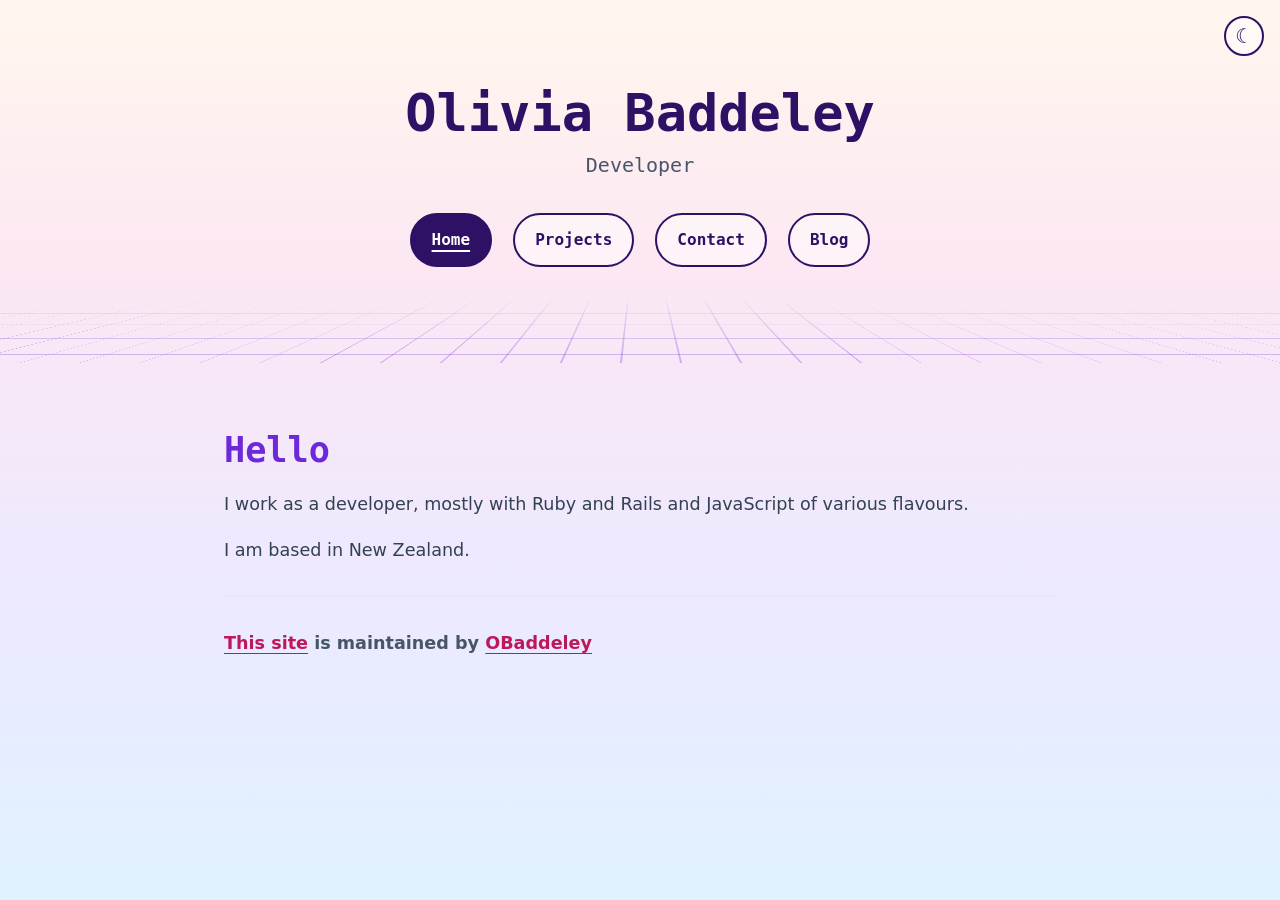
<file: index.html>
<!DOCTYPE html>
<!--

   ██████╗ ██████╗
  ██╔═══██╗██╔══██╗
  ██║   ██║██████╔╝
  ██║   ██║██╔══██╗
  ╚██████╔╝██████╔╝
   ╚═════╝ ╚═════╝

  Hello, fellow developer 👋

  Thanks for peeking under the hood. This site is hand-written HTML and CSS
  with a sprinkle of JavaScript: no frameworks, no build step.

  Psst... try  ↑ ↑ ↓ ↓ ← → ← → B A
  Source: https://github.com/OBaddeley/main_site

-->
<html lang="en-NZ">
  <head>
    <meta charset="UTF-8">
    <title>Olivia Baddeley</title>
    <meta name="viewport" content="width=device-width, initial-scale=1">
    <meta http-equiv="Content-Security-Policy" content="default-src 'self'; script-src 'self' https://www.googletagmanager.com; connect-src 'self' https://*.google-analytics.com https://*.analytics.google.com https://*.googletagmanager.com; img-src 'self' data: https://*.google-analytics.com https://*.googletagmanager.com; style-src 'self'; font-src 'self'; base-uri 'self'; form-action 'none'; object-src 'none'">
    <meta name="referrer" content="strict-origin-when-cross-origin">
    <meta name="description" content="Olivia Baddeley is a developer in New Zealand working mostly with Ruby on Rails and JavaScript.">
    <link rel="canonical" href="https://oliviabaddeley.com/">
    <!-- Social share previews (Open Graph / Twitter) -->
    <meta property="og:type" content="website">
    <meta property="og:site_name" content="Olivia Baddeley">
    <meta property="og:locale" content="en_NZ">
    <meta property="og:title" content="Olivia Baddeley">
    <meta property="og:description" content="Olivia Baddeley is a developer in New Zealand working mostly with Ruby on Rails and JavaScript.">
    <meta property="og:url" content="https://oliviabaddeley.com/">
    <meta property="og:image" content="https://oliviabaddeley.com/images/og-image.png">
    <meta property="og:image:width" content="1200">
    <meta property="og:image:height" content="630">
    <meta property="og:image:type" content="image/png">
    <meta property="og:image:alt" content="Olivia Baddeley, Developer, next to a striped neon synthwave sun on a dark purple background">
    <meta name="twitter:card" content="summary_large_image">
    <link rel="icon" href="favicon.ico" sizes="32x32">
    <link rel="icon" href="favicon.svg" type="image/svg+xml">
    <link rel="apple-touch-icon" href="apple-touch-icon.png">
    <meta name="theme-color" content="#0d0b1e">
    <!-- Runs before first paint so the theme doesn't flash -->
    <script src="javascript/theme-init.js"></script>
    <link rel="stylesheet" href="stylesheets/theme.css">
    <link rel="stylesheet" href="stylesheets/stylesheet.css">
    <script src="javascript/dark-light-toggle.js" defer></script>
    <script src="javascript/easter-eggs.js" defer></script>
    <!-- Google tag (gtag.js) -->
    <script async src="https://www.googletagmanager.com/gtag/js?id=G-VBFPLVERND"></script>
    <script src="javascript/analytics.js" defer></script>
  </head>
  <body>
    <a class="skip-link" href="#content">Skip to content</a>
    <button type="button" id="theme-toggle" class="theme-toggle" aria-label="Dark theme" aria-pressed="false">☾</button>

    <header class="page-header">
      <p class="project-name">Olivia Baddeley</p>
      <p class="project-tagline">Developer</p>
      <nav aria-label="Main">
        <a href="index.html" class="btn" aria-current="page">Home</a>
        <a href="projects.html" class="btn">Projects</a>
        <a href="contact.html" class="btn">Contact</a>
        <a href="blog.html" class="btn">Blog</a>
      </nav>
    </header>

    <main id="content" class="main-content">
      <h1>Hello</h1>
      <p>I work as a developer, mostly with Ruby and Rails and JavaScript of various flavours.</p>
      <p>I am based in New Zealand.</p>

      <footer class="site-footer">
        <span class="site-footer-owner"><a href="https://github.com/OBaddeley/main_site">This site</a> is maintained by <a href="https://github.com/OBaddeley">OBaddeley</a></span>
      </footer>
    </main>
  </body>
</html>
</file>
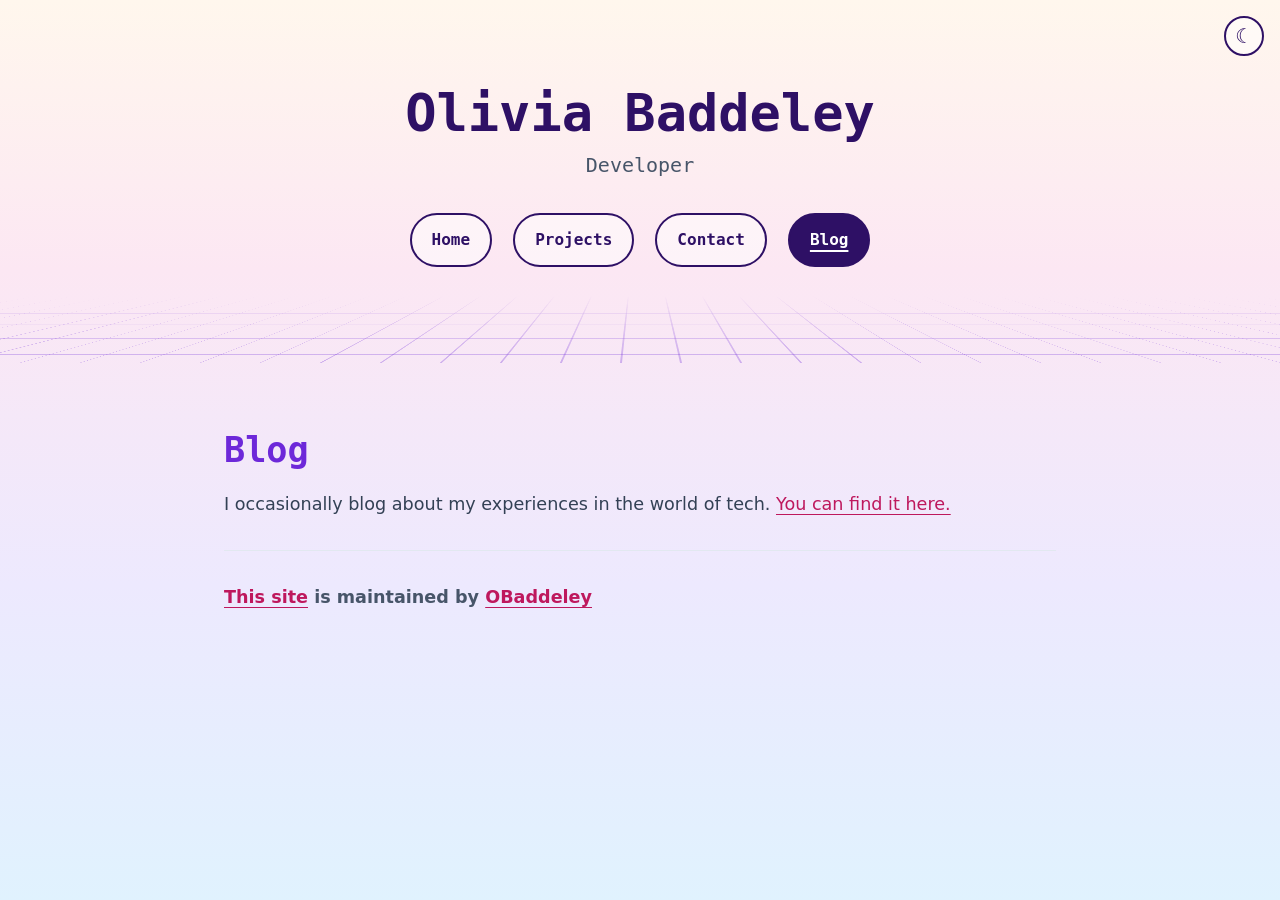
<file: blog.html>
<!DOCTYPE html>
<!--

   ██████╗ ██████╗
  ██╔═══██╗██╔══██╗
  ██║   ██║██████╔╝
  ██║   ██║██╔══██╗
  ╚██████╔╝██████╔╝
   ╚═════╝ ╚═════╝

  Hello, fellow developer 👋

  Thanks for peeking under the hood. This site is hand-written HTML and CSS
  with a sprinkle of JavaScript: no frameworks, no build step.

  Psst... try  ↑ ↑ ↓ ↓ ← → ← → B A
  Source: https://github.com/OBaddeley/main_site

-->
<html lang="en-NZ">
  <head>
    <meta charset="UTF-8">
    <title>Blog – Olivia Baddeley</title>
    <meta name="viewport" content="width=device-width, initial-scale=1">
    <meta http-equiv="Content-Security-Policy" content="default-src 'self'; script-src 'self' https://www.googletagmanager.com; connect-src 'self' https://*.google-analytics.com https://*.analytics.google.com https://*.googletagmanager.com; img-src 'self' data: https://*.google-analytics.com https://*.googletagmanager.com; style-src 'self'; font-src 'self'; base-uri 'self'; form-action 'none'; object-src 'none'">
    <meta name="referrer" content="strict-origin-when-cross-origin">
    <meta name="description" content="Occasional posts by Olivia Baddeley about experiences in the world of tech.">
    <link rel="canonical" href="https://oliviabaddeley.com/blog.html">
    <!-- Social share previews (Open Graph / Twitter) -->
    <meta property="og:type" content="website">
    <meta property="og:site_name" content="Olivia Baddeley">
    <meta property="og:locale" content="en_NZ">
    <meta property="og:title" content="Blog – Olivia Baddeley">
    <meta property="og:description" content="Occasional posts by Olivia Baddeley about experiences in the world of tech.">
    <meta property="og:url" content="https://oliviabaddeley.com/blog.html">
    <meta property="og:image" content="https://oliviabaddeley.com/images/og-image.png">
    <meta property="og:image:width" content="1200">
    <meta property="og:image:height" content="630">
    <meta property="og:image:type" content="image/png">
    <meta property="og:image:alt" content="Olivia Baddeley, Developer, next to a striped neon synthwave sun on a dark purple background">
    <meta name="twitter:card" content="summary_large_image">
    <link rel="icon" href="favicon.ico" sizes="32x32">
    <link rel="icon" href="favicon.svg" type="image/svg+xml">
    <link rel="apple-touch-icon" href="apple-touch-icon.png">
    <meta name="theme-color" content="#0d0b1e">
    <!-- Runs before first paint so the theme doesn't flash -->
    <script src="javascript/theme-init.js"></script>
    <link rel="stylesheet" href="stylesheets/theme.css">
    <link rel="stylesheet" href="stylesheets/stylesheet.css">
    <script src="javascript/dark-light-toggle.js" defer></script>
    <script src="javascript/easter-eggs.js" defer></script>
  </head>
  <body>
    <a class="skip-link" href="#content">Skip to content</a>
    <button type="button" id="theme-toggle" class="theme-toggle" aria-label="Dark theme" aria-pressed="false">☾</button>

    <header class="page-header">
      <p class="project-name">Olivia Baddeley</p>
      <p class="project-tagline">Developer</p>
      <nav aria-label="Main">
        <a href="index.html" class="btn">Home</a>
        <a href="projects.html" class="btn">Projects</a>
        <a href="contact.html" class="btn">Contact</a>
        <a href="blog.html" class="btn" aria-current="page">Blog</a>
      </nav>
    </header>

    <main id="content" class="main-content">
      <h1>Blog</h1>
      <p>I occasionally blog about my experiences in the world of tech.
        <a href="https://codeislifeiscode.wordpress.com/">You can find it here.</a>
      </p>

      <footer class="site-footer">
        <span class="site-footer-owner"><a href="https://github.com/OBaddeley/main_site">This site</a> is maintained by <a href="https://github.com/OBaddeley">OBaddeley</a></span>
      </footer>
    </main>
  </body>
</html>
</file>
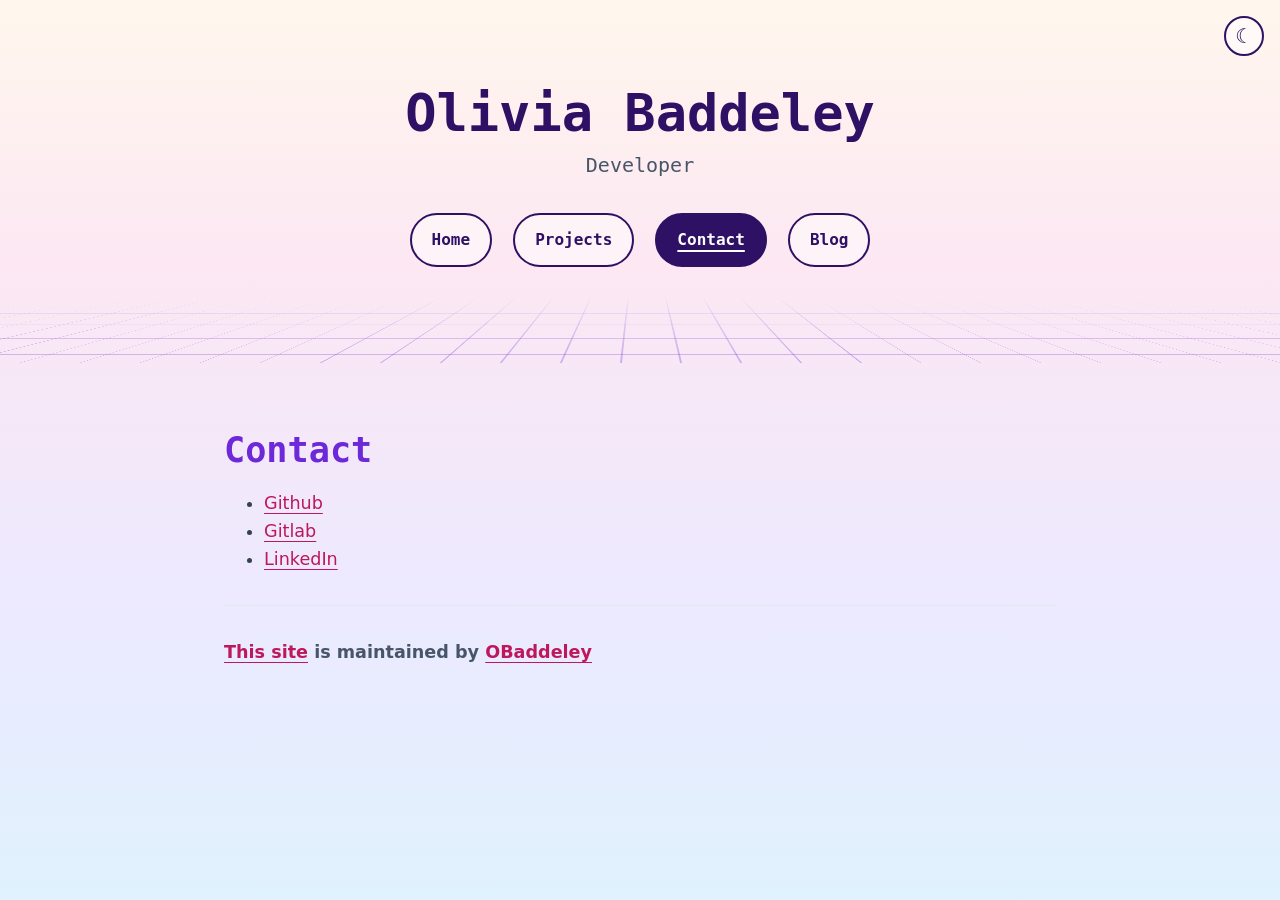
<file: contact.html>
<!DOCTYPE html>
<!--

   ██████╗ ██████╗
  ██╔═══██╗██╔══██╗
  ██║   ██║██████╔╝
  ██║   ██║██╔══██╗
  ╚██████╔╝██████╔╝
   ╚═════╝ ╚═════╝

  Hello, fellow developer 👋

  Thanks for peeking under the hood. This site is hand-written HTML and CSS
  with a sprinkle of JavaScript: no frameworks, no build step.

  Psst... try  ↑ ↑ ↓ ↓ ← → ← → B A
  Source: https://github.com/OBaddeley/main_site

-->
<html lang="en-NZ">
  <head>
    <meta charset="UTF-8">
    <title>Contact – Olivia Baddeley</title>
    <meta name="viewport" content="width=device-width, initial-scale=1">
    <meta http-equiv="Content-Security-Policy" content="default-src 'self'; script-src 'self' https://www.googletagmanager.com; connect-src 'self' https://*.google-analytics.com https://*.analytics.google.com https://*.googletagmanager.com; img-src 'self' data: https://*.google-analytics.com https://*.googletagmanager.com; style-src 'self'; font-src 'self'; base-uri 'self'; form-action 'none'; object-src 'none'">
    <meta name="referrer" content="strict-origin-when-cross-origin">
    <meta name="description" content="Find Olivia Baddeley on GitHub, GitLab and LinkedIn.">
    <link rel="canonical" href="https://oliviabaddeley.com/contact.html">
    <!-- Social share previews (Open Graph / Twitter) -->
    <meta property="og:type" content="website">
    <meta property="og:site_name" content="Olivia Baddeley">
    <meta property="og:locale" content="en_NZ">
    <meta property="og:title" content="Contact – Olivia Baddeley">
    <meta property="og:description" content="Find Olivia Baddeley on GitHub, GitLab and LinkedIn.">
    <meta property="og:url" content="https://oliviabaddeley.com/contact.html">
    <meta property="og:image" content="https://oliviabaddeley.com/images/og-image.png">
    <meta property="og:image:width" content="1200">
    <meta property="og:image:height" content="630">
    <meta property="og:image:type" content="image/png">
    <meta property="og:image:alt" content="Olivia Baddeley, Developer, next to a striped neon synthwave sun on a dark purple background">
    <meta name="twitter:card" content="summary_large_image">
    <link rel="icon" href="favicon.ico" sizes="32x32">
    <link rel="icon" href="favicon.svg" type="image/svg+xml">
    <link rel="apple-touch-icon" href="apple-touch-icon.png">
    <meta name="theme-color" content="#0d0b1e">
    <!-- Runs before first paint so the theme doesn't flash -->
    <script src="javascript/theme-init.js"></script>
    <link rel="stylesheet" href="stylesheets/theme.css">
    <link rel="stylesheet" href="stylesheets/stylesheet.css">
    <script src="javascript/dark-light-toggle.js" defer></script>
    <script src="javascript/easter-eggs.js" defer></script>
  </head>
  <body>
    <a class="skip-link" href="#content">Skip to content</a>
    <button type="button" id="theme-toggle" class="theme-toggle" aria-label="Dark theme" aria-pressed="false">☾</button>

    <header class="page-header">
      <p class="project-name">Olivia Baddeley</p>
      <p class="project-tagline">Developer</p>
      <nav aria-label="Main">
        <a href="index.html" class="btn">Home</a>
        <a href="projects.html" class="btn">Projects</a>
        <a href="contact.html" class="btn" aria-current="page">Contact</a>
        <a href="blog.html" class="btn">Blog</a>
      </nav>
    </header>

    <main id="content" class="main-content">
      <h1>Contact</h1>
      <ul>
        <li><a href="https://github.com/OBaddeley">Github</a></li>
        <li><a href="https://gitlab.com/obaddeley">Gitlab</a></li>
        <li><a href="https://www.linkedin.com/in/olivia-baddeley-b891a0bb">LinkedIn</a></li>
      </ul>

      <footer class="site-footer">
        <span class="site-footer-owner"><a href="https://github.com/OBaddeley/main_site">This site</a> is maintained by <a href="https://github.com/OBaddeley">OBaddeley</a></span>
      </footer>
    </main>
  </body>
</html>
</file>
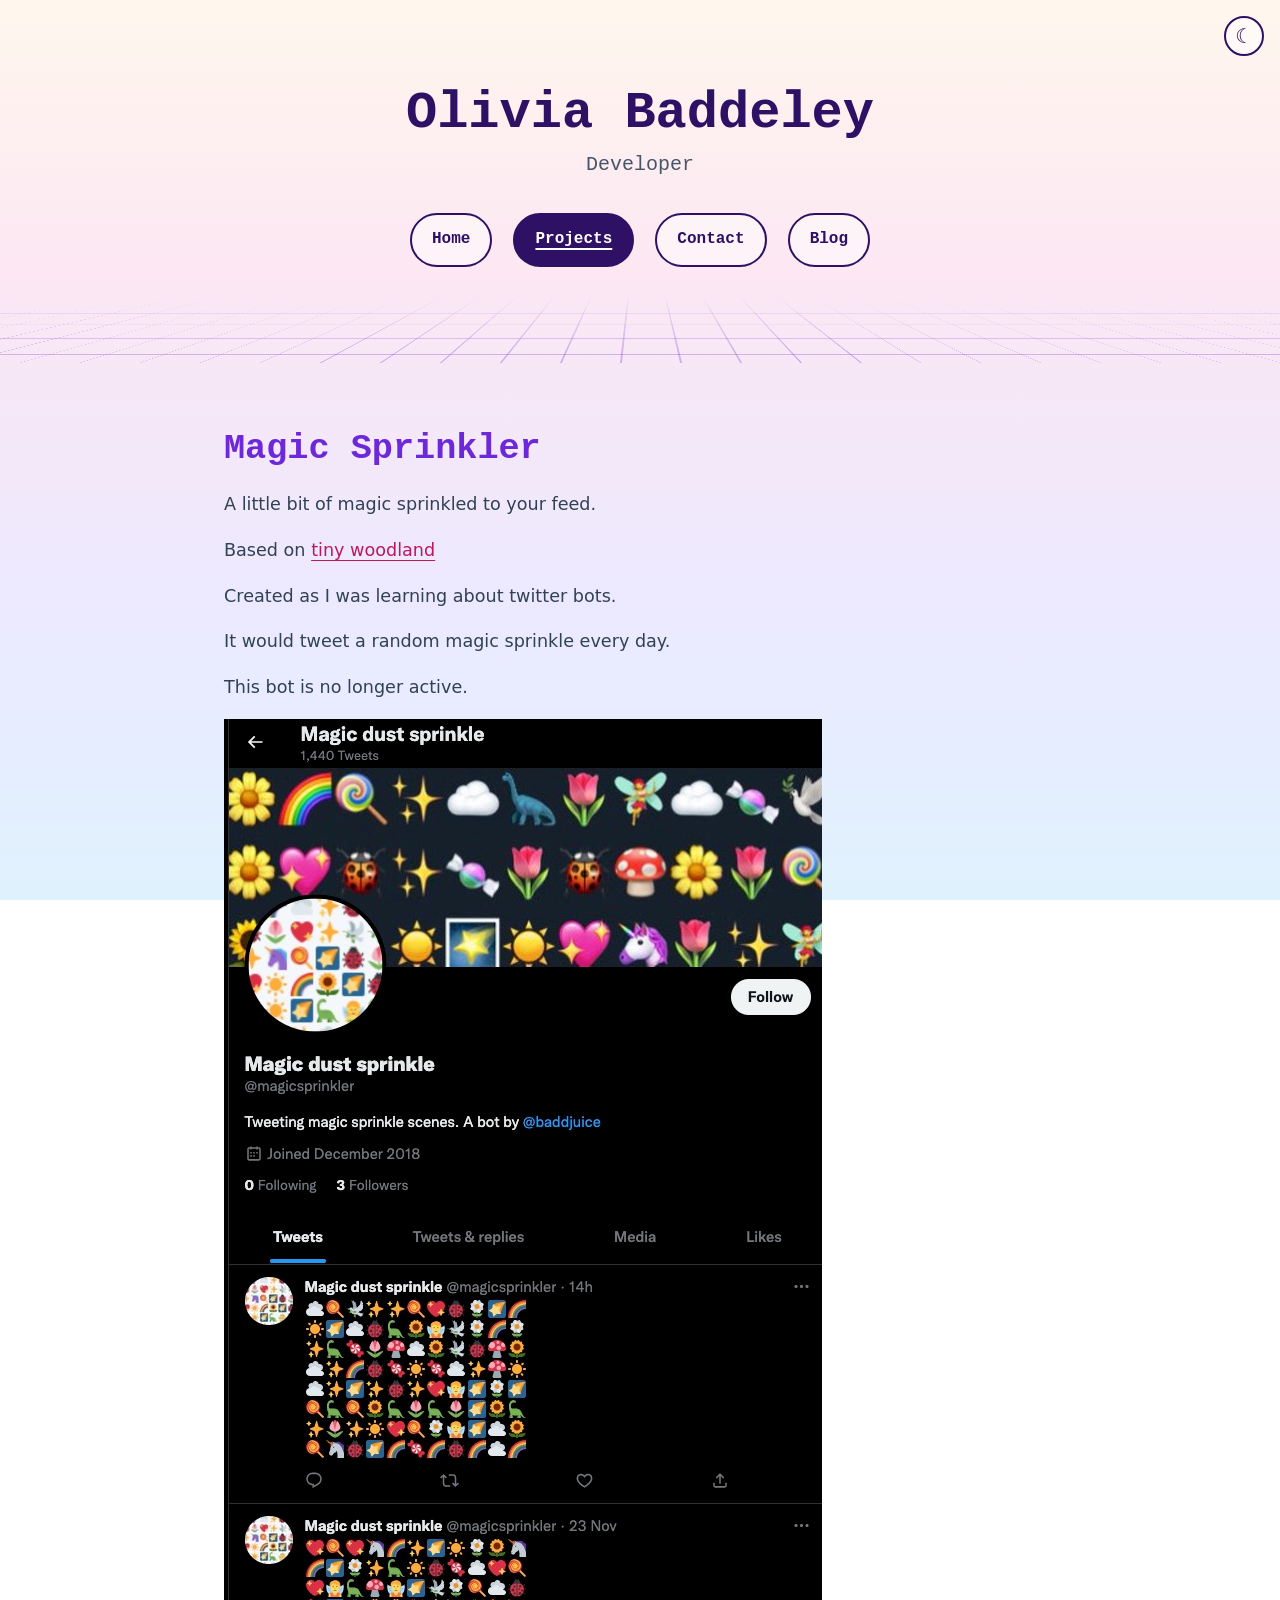
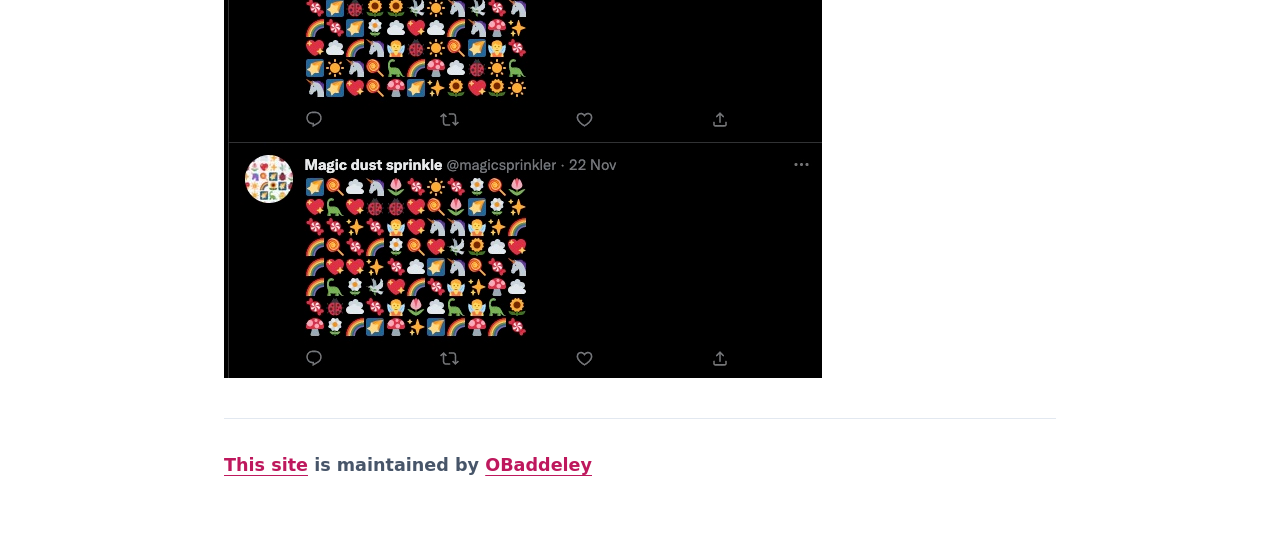
<file: magic_sprinkle.html>
<!DOCTYPE html>
<!--

   ██████╗ ██████╗
  ██╔═══██╗██╔══██╗
  ██║   ██║██████╔╝
  ██║   ██║██╔══██╗
  ╚██████╔╝██████╔╝
   ╚═════╝ ╚═════╝

  Hello, fellow developer 👋

  Thanks for peeking under the hood. This site is hand-written HTML and CSS
  with a sprinkle of JavaScript: no frameworks, no build step.

  Psst... try  ↑ ↑ ↓ ↓ ← → ← → B A
  Source: https://github.com/OBaddeley/main_site

-->
<html lang="en-NZ">
  <head>
    <meta charset="UTF-8">
    <title>Magic Sprinkler – Olivia Baddeley</title>
    <meta name="viewport" content="width=device-width, initial-scale=1">
    <meta http-equiv="Content-Security-Policy" content="default-src 'self'; script-src 'self' https://www.googletagmanager.com; connect-src 'self' https://*.google-analytics.com https://*.analytics.google.com https://*.googletagmanager.com; img-src 'self' data: https://*.google-analytics.com https://*.googletagmanager.com; style-src 'self'; font-src 'self'; base-uri 'self'; form-action 'none'; object-src 'none'">
    <meta name="referrer" content="strict-origin-when-cross-origin">
    <meta name="description" content="Magic Sprinkler, a retired Twitter bot that posted a random bit of magic every day.">
    <link rel="canonical" href="https://oliviabaddeley.com/magic_sprinkle.html">
    <!-- Social share previews (Open Graph / Twitter) -->
    <meta property="og:type" content="website">
    <meta property="og:site_name" content="Olivia Baddeley">
    <meta property="og:locale" content="en_NZ">
    <meta property="og:title" content="Magic Sprinkler – Olivia Baddeley">
    <meta property="og:description" content="Magic Sprinkler, a retired Twitter bot that posted a random bit of magic every day.">
    <meta property="og:url" content="https://oliviabaddeley.com/magic_sprinkle.html">
    <meta property="og:image" content="https://oliviabaddeley.com/images/og-image.png">
    <meta property="og:image:width" content="1200">
    <meta property="og:image:height" content="630">
    <meta property="og:image:type" content="image/png">
    <meta property="og:image:alt" content="Olivia Baddeley, Developer, next to a striped neon synthwave sun on a dark purple background">
    <meta name="twitter:card" content="summary_large_image">
    <link rel="icon" href="favicon.ico" sizes="32x32">
    <link rel="icon" href="favicon.svg" type="image/svg+xml">
    <link rel="apple-touch-icon" href="apple-touch-icon.png">
    <meta name="theme-color" content="#0d0b1e">
    <!-- Runs before first paint so the theme doesn't flash -->
    <script src="javascript/theme-init.js"></script>
    <link rel="stylesheet" href="stylesheets/theme.css">
    <link rel="stylesheet" href="stylesheets/stylesheet.css">
    <script src="javascript/dark-light-toggle.js" defer></script>
    <script src="javascript/easter-eggs.js" defer></script>
  </head>
  <body>
    <a class="skip-link" href="#content">Skip to content</a>
    <button type="button" id="theme-toggle" class="theme-toggle" aria-label="Dark theme" aria-pressed="false">☾</button>

    <header class="page-header">
      <p class="project-name">Olivia Baddeley</p>
      <p class="project-tagline">Developer</p>
      <nav aria-label="Main">
        <a href="index.html" class="btn">Home</a>
        <a href="projects.html" class="btn" aria-current="page">Projects</a>
        <a href="contact.html" class="btn">Contact</a>
        <a href="blog.html" class="btn">Blog</a>
      </nav>
    </header>

    <main id="content" class="main-content">
      <h1>Magic Sprinkler</h1>
      <p>A little bit of magic sprinkled to your feed.</p>
      <p>Based on <a href="https://maetl.net/notes/storyboard/tiny-woodlands">tiny woodland</a></p>
      <p>Created as I was learning about twitter bots.</p>
      <p>It would tweet a random magic sprinkle every day.</p>
      <p>This bot is no longer active.</p>

      <img src="images/magic-sprinkler.jpg" width="598" height="1259" loading="lazy" decoding="async" alt="Screenshot of the Magic dust sprinkle Twitter profile (@magicsprinkler). Each tweet is a grid of emoji such as flowers, rainbows, unicorns, fairies, ladybirds and mushrooms.">

      <footer class="site-footer">
        <span class="site-footer-owner"><a href="https://github.com/OBaddeley/main_site">This site</a> is maintained by <a href="https://github.com/OBaddeley">OBaddeley</a></span>
      </footer>
    </main>
  </body>
</html>
</file>
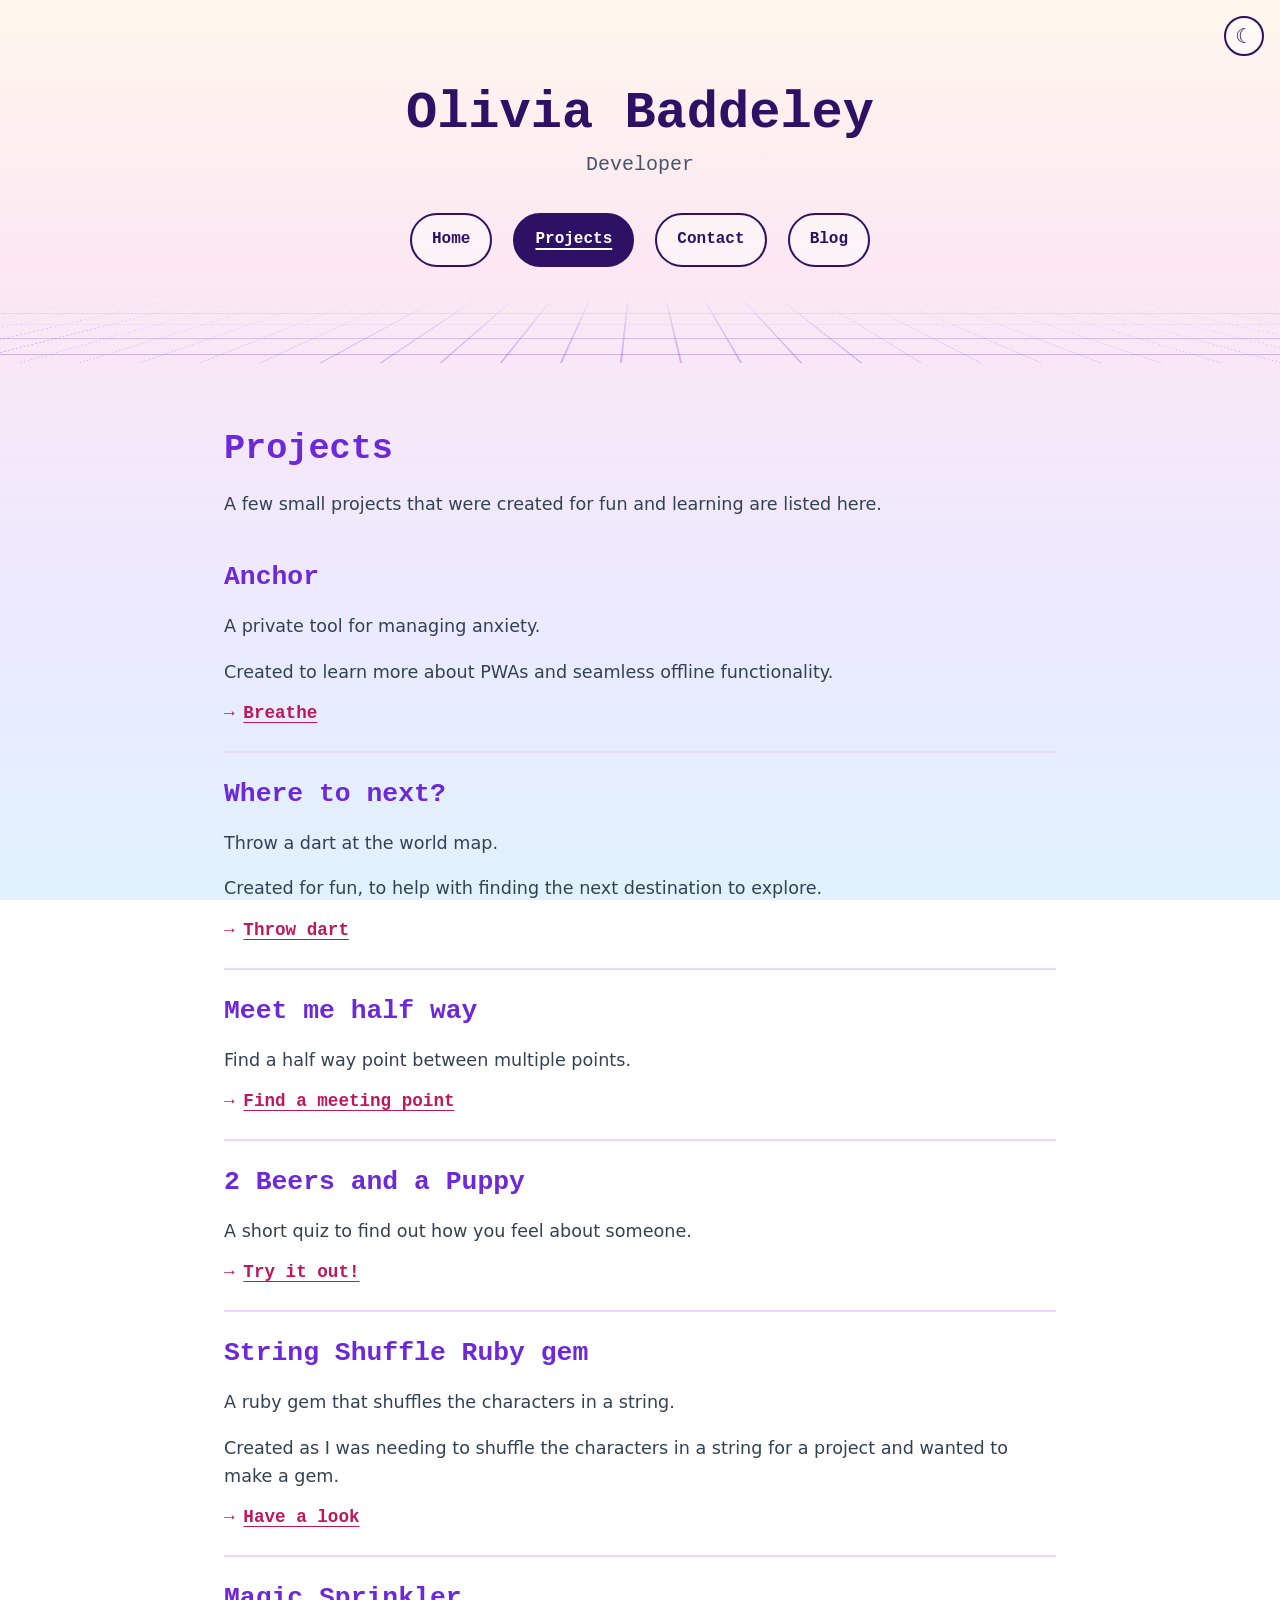
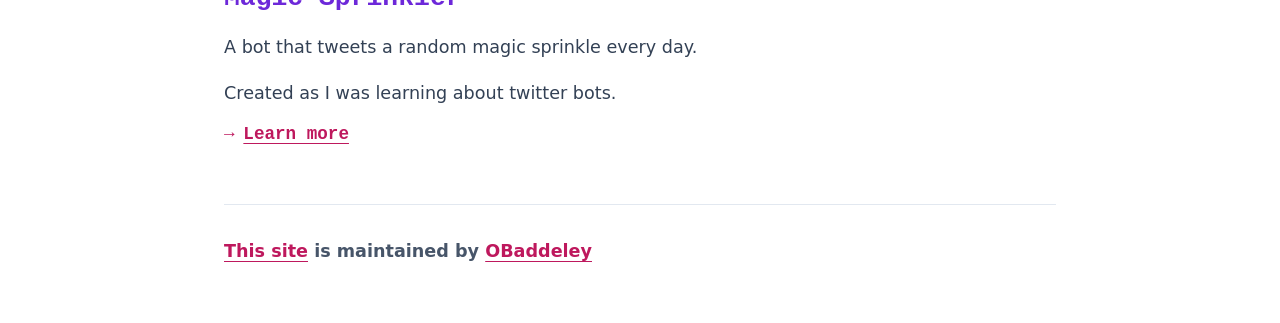
<file: projects.html>
<!DOCTYPE html>
<!--

   ██████╗ ██████╗
  ██╔═══██╗██╔══██╗
  ██║   ██║██████╔╝
  ██║   ██║██╔══██╗
  ╚██████╔╝██████╔╝
   ╚═════╝ ╚═════╝

  Hello, fellow developer 👋

  Thanks for peeking under the hood. This site is hand-written HTML and CSS
  with a sprinkle of JavaScript: no frameworks, no build step.

  Psst... try  ↑ ↑ ↓ ↓ ← → ← → B A
  Source: https://github.com/OBaddeley/main_site

-->
<html lang="en-NZ">
  <head>
    <meta charset="UTF-8">
    <title>Projects – Olivia Baddeley</title>
    <meta name="viewport" content="width=device-width, initial-scale=1">
    <meta http-equiv="Content-Security-Policy" content="default-src 'self'; script-src 'self' https://www.googletagmanager.com; connect-src 'self' https://*.google-analytics.com https://*.analytics.google.com https://*.googletagmanager.com; img-src 'self' data: https://*.google-analytics.com https://*.googletagmanager.com; style-src 'self'; font-src 'self'; base-uri 'self'; form-action 'none'; object-src 'none'">
    <meta name="referrer" content="strict-origin-when-cross-origin">
    <meta name="description" content="Small projects built for fun and learning, including PWAs, map toys, a quiz and a Ruby gem.">
    <link rel="canonical" href="https://oliviabaddeley.com/projects.html">
    <!-- Social share previews (Open Graph / Twitter) -->
    <meta property="og:type" content="website">
    <meta property="og:site_name" content="Olivia Baddeley">
    <meta property="og:locale" content="en_NZ">
    <meta property="og:title" content="Projects – Olivia Baddeley">
    <meta property="og:description" content="Small projects built for fun and learning, including PWAs, map toys, a quiz and a Ruby gem.">
    <meta property="og:url" content="https://oliviabaddeley.com/projects.html">
    <meta property="og:image" content="https://oliviabaddeley.com/images/og-image.png">
    <meta property="og:image:width" content="1200">
    <meta property="og:image:height" content="630">
    <meta property="og:image:type" content="image/png">
    <meta property="og:image:alt" content="Olivia Baddeley, Developer, next to a striped neon synthwave sun on a dark purple background">
    <meta name="twitter:card" content="summary_large_image">
    <link rel="icon" href="favicon.ico" sizes="32x32">
    <link rel="icon" href="favicon.svg" type="image/svg+xml">
    <link rel="apple-touch-icon" href="apple-touch-icon.png">
    <meta name="theme-color" content="#0d0b1e">
    <!-- Runs before first paint so the theme doesn't flash -->
    <script src="javascript/theme-init.js"></script>
    <link rel="stylesheet" href="stylesheets/theme.css">
    <link rel="stylesheet" href="stylesheets/stylesheet.css">
    <script src="javascript/dark-light-toggle.js" defer></script>
    <script src="javascript/easter-eggs.js" defer></script>
  </head>
  <body>
    <a class="skip-link" href="#content">Skip to content</a>
    <button type="button" id="theme-toggle" class="theme-toggle" aria-label="Dark theme" aria-pressed="false">☾</button>

    <header class="page-header">
      <p class="project-name">Olivia Baddeley</p>
      <p class="project-tagline">Developer</p>
      <nav aria-label="Main">
        <a href="index.html" class="btn">Home</a>
        <a href="projects.html" class="btn" aria-current="page">Projects</a>
        <a href="contact.html" class="btn">Contact</a>
        <a href="blog.html" class="btn">Blog</a>
      </nav>
    </header>

    <main id="content" class="main-content">
      <h1>Projects</h1>
      <p>A few small projects that were created for fun and learning are listed here.</p>

      <div class="projects-list">
        <div class="project">
          <h2>Anchor</h2>
          <p>A private tool for managing anxiety.</p>
          <p>Created to learn more about PWAs and seamless offline functionality.</p>
          <a href="https://anchor-app-13e1e7.gitlab.io/">Breathe</a>
        </div>
        <div class="project">
          <h2>Where to next?</h2>
          <p>Throw a dart at the world map.</p>
          <p>Created for fun, to help with finding the next destination to explore.</p>
          <a href="https://dart-map-app-55b5c7.gitlab.io/">Throw dart</a>
        </div>
        <div class="project">
          <h2>Meet me half way</h2>
          <p>Find a half way point between multiple points.</p>
          <a href="https://meet-me-half-way-336e49.gitlab.io/">Find a meeting point</a>
        </div>
        <div class="project">
          <h2>2 Beers and a Puppy</h2>
          <p>A short quiz to find out how you feel about someone.</p>
          <a href="https://two-beers-and-a-puppy-d9cda7.gitlab.io/">Try it out!</a>
        </div>
        <div class="project">
          <h2>String Shuffle Ruby gem</h2>
          <p>A ruby gem that shuffles the characters in a string.</p>
          <p>Created as I was needing to shuffle the characters in a string for a project and wanted to make a gem.</p>
          <a href="https://rubygems.org/gems/string_shuffle">Have a look</a>
        </div>
        <div class="project">
          <h2>Magic Sprinkler</h2>
          <p>A bot that tweets a random magic sprinkle every day.</p>
          <p>Created as I was learning about twitter bots.</p>
          <a href="magic_sprinkle.html">Learn more</a>
        </div>
      </div>

      <footer class="site-footer">
        <span class="site-footer-owner"><a href="https://github.com/OBaddeley/main_site">This site</a> is maintained by <a href="https://github.com/OBaddeley">OBaddeley</a></span>
      </footer>
    </main>
  </body>
</html>
</file>
<file: stylesheets/theme.css>
/*
  Theme colours and fonts.
  Light is the default; .dark on <html> switches to the 80s neon theme.
  To change a colour, edit it here — stylesheet.css only uses these variables.
  All text colours meet WCAG AA (4.5:1) against --bg and --surface.
*/

:root {
  color-scheme: light;

  --bg: #f5f3ff; /* fallback; light mode paints the dawn gradient on body */
  --surface: #ffffff;
  --text: #334155;
  --muted: #475569;
  --heading: #6d28d9;
  --link: #be185d;
  --link-hover: #9d174d;
  --accent: #be185d;
  --border: #e2e8f0;
  --divider: #e9d5ff;
  --grid-line: rgba(109, 40, 217, 0.3);
  --grid-line-width: 1.5px;
  --focus: #6d28d9;
  --shadow: 0 1px 3px rgba(0, 0, 0, 0.06), 0 1px 2px rgba(0, 0, 0, 0.04);

  --header-bg: #ffffff;
  --header-text: #2e1065;
  --btn-bg: rgba(255, 255, 255, 0.5);
  --btn-text: #2e1065;
  --btn-border: #2e1065;
  --btn-hover-bg: #ffffff;
  --btn-hover-text: #2e1065;

  --glow-text: none;
  --glow-box: none;

  --font-body: system-ui, -apple-system, "Segoe UI", Roboto, "Helvetica Neue", Arial, sans-serif;
  --font-display: Monaco, "Bitstream Vera Sans Mono", "Lucida Console", Terminal, monospace;
}

.dark {
  color-scheme: dark;

  --bg: #0d0b1e;
  --surface: #1a1433;
  --text: #ece8ff;
  --muted: #b8b0d9;
  --heading: #2de2e6;
  --link: #ff71ce;
  --link-hover: #ffa8e2;
  --accent: #fdf500;
  --border: #3b2f6b;
  --divider: rgba(255, 113, 206, 0.35);
  --grid-line: rgba(255, 113, 206, 0.45);
  --grid-line-width: 2px;
  --focus: #fdf500;
  --shadow: 0 0 0 1px var(--border), 0 0 2rem rgba(188, 19, 254, 0.15);

  --header-bg: #0d0b1e;
  --header-text: #ffffff;
  --btn-bg: rgba(13, 11, 30, 0.7);
  --btn-text: #ffffff;
  --btn-border: #ffffff;
  --btn-hover-bg: rgba(255, 113, 206, 0.2);
  --btn-hover-text: #ffffff;

  --neon: #bc13fe;
  --glow-text: 0 0 4px #fff, 0 0 10px #fff, 0 0 38px var(--heading), 0 0 73px var(--heading);
  --glow-box: 0 0 .2rem #fff, 0 0 2rem var(--neon), 0 0 0.8rem var(--neon), inset 0 0 1.3rem var(--neon);
}

/* ---------- Daytime extras (light only) ---------- */

/* Dawn gradient over the whole page: the daytime version of the neon sunset.
   The header is see-through so there's no seam between it and the content. */
:root:not(.dark) body {
  background: linear-gradient(to bottom, #fff7ed 0%, #fce7f3 30%, #ede9fe 65%, #e0f2fe 100%) fixed;
}

/* See-through header with no bottom line, so it melts into the page */
:root:not(.dark) .page-header {
  background: transparent;
  box-shadow: none;
}

/* No card in light mode: content sits straight on the page */
:root:not(.dark) .main-content {
  background: transparent;
  box-shadow: none;
}

/* Flat outline buttons; hover tints them lavender */
:root:not(.dark) .btn:hover {
  background-color: rgba(237, 233, 254, 0.9);
}
/* Theme toggle matches the soft nav buttons */
:root:not(.dark) .theme-toggle {
  color: var(--btn-text);
  background-color: var(--btn-bg);
  border: 2px solid var(--btn-border);
}
:root:not(.dark) .theme-toggle:hover {
  background-color: rgba(237, 233, 254, 0.9);
}

/* Current page is filled solid, so it differs by shape as well as colour */
:root:not(.dark) .btn[aria-current="page"] {
  color: #ffffff;
  background-color: #2e1065;
}

/* ---------- Header perspective grid (both themes; colour from --grid-line) ---------- */

.page-header {
  position: relative;
  overflow: hidden;
  isolation: isolate;
}

.page-header::after {
  content: "";
  position: absolute;
  z-index: -1;
  left: -50%;
  right: -50%;
  bottom: 0;
  height: 60%;
  background:
    repeating-linear-gradient(to right, var(--grid-line) 0 var(--grid-line-width), transparent var(--grid-line-width) 60px),
    repeating-linear-gradient(to bottom, var(--grid-line) 0 var(--grid-line-width), transparent var(--grid-line-width) 40px);
  transform: perspective(300px) rotateX(60deg);
  transform-origin: bottom;
  mask-image: linear-gradient(to top, #000 0%, transparent 100%);
}

/* ---------- 80s neon extras (dark only, all decorative) ---------- */

/* Synthwave sunset with a perspective grid at the bottom of the header */
.dark .page-header {
  background: linear-gradient(to bottom, #0d0b1e 0%, #1f0b45 55%, #4a1366 100%);
  border-bottom: 2px solid var(--link);
  box-shadow: 0 0 1.5rem var(--link);
}

.dark .project-name {
  color: #fff;
  text-shadow: var(--glow-text);
  animation: neon-breathe 2.5s ease-in-out infinite alternate;
}

.dark .main-content h1,
.dark .main-content h2 {
  text-shadow: 0 0 8px rgba(45, 226, 230, 0.6);
}

/* Faint CRT scanlines over the whole page */
.dark body::before {
  content: "";
  position: fixed;
  inset: 0;
  z-index: 2000;
  pointer-events: none;
  background: repeating-linear-gradient(to bottom, rgba(255, 255, 255, 0.03) 0 1px, transparent 1px 3px);
}

/* Slow neon pulse (2.5s cycle) — well under the 3-flashes-per-second limit */
@keyframes neon-breathe {
  from {
    text-shadow: 0 0 2px #fff, 0 0 6px #fff, 0 0 14px var(--heading), 0 0 28px var(--heading);
  }
  to {
    text-shadow: 0 0 4px #fff, 0 0 12px #fff, 0 0 40px var(--heading), 0 0 80px var(--heading), 0 0 120px var(--heading);
  }
}

@media (prefers-reduced-motion: reduce) {
  .dark .project-name {
    animation: none;
  }
}

@media (prefers-contrast: more) {
  .dark body::before {
    display: none;
  }
}

/* ---------- Easter eggs (see javascript/easter-eggs.js) ---------- */

/* Arcade mode (Konami code): striped retro sun + scrolling grid */
.arcade.dark .page-header::before {
  content: "";
  position: absolute;
  z-index: -1;
  left: 50%;
  bottom: 12%;
  width: min(14rem, 45vw);
  aspect-ratio: 1;
  border-radius: 50%;
  background: linear-gradient(to bottom, #fdf500 0%, #ff71ce 55%, #bc13fe 100%);
  opacity: 0.7;
  box-shadow: 0 0 4rem rgba(255, 113, 206, 0.6);
  /* Solid top half, horizontal stripes across the bottom half */
  mask-image:
    linear-gradient(to bottom, #000 50%, transparent 50%),
    repeating-linear-gradient(to bottom, #000 0 12px, transparent 12px 18px);
  transform: translateX(-50%);
  animation: sun-rise 2s ease-out;
}

.arcade.dark .page-header::after {
  animation: grid-scroll 0.8s linear infinite;
}

/* Arcade mode carried over from another page: sun is already up */
.arcade-restored.dark .page-header::before {
  animation: none;
}

/* Keep the tagline readable over the sun */
.arcade.dark .project-tagline {
  color: #ffffff;
  text-shadow: 0 1px 2px #0d0b1e, 0 0 8px #0d0b1e;
}

@keyframes sun-rise {
  from { transform: translate(-50%, 60%); opacity: 0; }
  to { transform: translateX(-50%); opacity: 0.7; }
}

@keyframes grid-scroll {
  from { background-position: 0 0, 0 0; }
  to { background-position: 0 0, 0 40px; }
}

/* Status message */
.egg-toast {
  position: fixed;
  z-index: 2500;
  left: 50%;
  bottom: calc(1.5rem + env(safe-area-inset-bottom, 0px));
  padding: 0.75rem 1.25rem;
  font-family: var(--font-display);
  font-weight: 700;
  color: var(--text);
  background: var(--surface);
  border: 2px solid var(--link);
  border-radius: 0.5rem;
  box-shadow: 0 0 1rem var(--link);
  transform: translate(-50%, 1rem);
  opacity: 0;
  pointer-events: none;
  transition: opacity 0.3s, transform 0.3s; }
  .egg-toast:empty {
    display: none; }
  .egg-toast.is-visible {
    opacity: 1;
    transform: translate(-50%, 0); }

/* Magic sprinkles (click the name 5 times) */
.sprinkle {
  position: fixed;
  z-index: 2500;
  font-size: 1.5rem;
  line-height: 1;
  pointer-events: none;
  animation: sprinkle-burst 1.2s ease-out forwards;
}

@keyframes sprinkle-burst {
  from { transform: translate(-50%, -50%) scale(0.4); opacity: 1; }
  70% { opacity: 1; }
  to { transform: translate(calc(-50% + var(--x)), calc(-50% + var(--y))) rotate(var(--r)) scale(1); opacity: 0; }
}

/* Reduced motion: no rising, scrolling or flying — things simply appear and fade */
@media (prefers-reduced-motion: reduce) {
  .arcade.dark .page-header::before,
  .arcade.dark .page-header::after {
    animation: none;
  }
  .sprinkle {
    animation-name: sprinkle-fade;
  }
}

@keyframes sprinkle-fade {
  from { transform: translate(calc(-50% + var(--x)), calc(-50% + var(--y))); opacity: 0; }
  30% { opacity: 1; }
  to { transform: translate(calc(-50% + var(--x)), calc(-50% + var(--y))); opacity: 0; }
}
</file>
<file: stylesheets/stylesheet.css>
/*
  Layout and components. Colours and fonts come from theme.css —
  avoid hard-coding colours here so both themes stay in sync.
*/

/* Minimal reset (replaces normalize.css, which mostly targeted old browsers) */
* {
  box-sizing: border-box; }

html {
  -webkit-text-size-adjust: 100%;
  text-size-adjust: 100%; }

/* Browsers shrink h1 inside <main>/<section>; keep it consistent */
h1 {
  font-size: 2em;
  margin: 0.67em 0; }

button {
  font: inherit;
  color: inherit;
  margin: 0; }

body {
  padding: 0;
  margin: 0;
  font-family: var(--font-body);
  font-size: 16px;
  line-height: 1.6;
  color: var(--text);
  background-color: var(--bg);
  text-align: center;
  transition: background-color 0.3s ease, color 0.3s ease; }

h1, h2, h3, h4, h5, h6 {
  font-family: var(--font-display);
  color: var(--heading);
  line-height: 1.3; }

a {
  color: var(--link);
  text-decoration: underline;
  text-decoration-thickness: 1px;
  text-underline-offset: 0.2em; }
  a:hover {
    color: var(--link-hover);
    text-decoration-thickness: 2px; }

:focus-visible {
  outline: 3px solid var(--focus);
  outline-offset: 3px;
  border-radius: 0.2rem; }

@media (prefers-reduced-motion: reduce) {
  *, *::before, *::after {
    transition: none !important; } }

/* ---------- Skip link ---------- */

.skip-link {
  position: absolute;
  left: 1rem;
  top: -10rem;
  z-index: 3000;
  padding: 0.5rem 1rem;
  background: var(--surface);
  color: var(--link); }
  .skip-link:focus {
    top: 1rem; }

/* ---------- Header ---------- */

.page-header {
  color: var(--header-text);
  text-align: center;
  background-color: var(--header-bg); }

@media screen and (min-width: 64em) {
  .page-header {
    padding: 5rem 6rem; } }

@media screen and (min-width: 42em) and (max-width: 64em) {
  .page-header {
    padding: 3rem 4rem; } }

@media screen and (max-width: 42em) {
  .page-header {
    padding: 2rem 1rem; } }

.project-name {
  margin-top: 0;
  margin-bottom: 0.1rem;
  font-family: var(--font-display);
  font-weight: 700;
  line-height: 1.3;
  color: var(--header-text); }

@media screen and (min-width: 64em) {
  .project-name {
    font-size: 3.25rem; } }

@media screen and (min-width: 42em) and (max-width: 64em) {
  .project-name {
    font-size: 2.25rem; } }

@media screen and (max-width: 42em) {
  .project-name {
    font-size: 1.75rem; } }

.project-tagline {
  margin-top: 0;
  margin-bottom: 2rem;
  font-family: var(--font-display);
  color: var(--muted); }

@media screen and (min-width: 64em) {
  .project-tagline {
    font-size: 1.25rem; } }

@media screen and (min-width: 42em) and (max-width: 64em) {
  .project-tagline {
    font-size: 1.15rem; } }

@media screen and (max-width: 42em) {
  .project-tagline {
    font-size: 1rem; } }

/* ---------- Nav buttons ---------- */

.btn {
  display: inline-block;
  margin-bottom: 1rem;
  font-family: var(--font-display);
  font-weight: 600;
  color: var(--btn-text);
  background-color: var(--btn-bg);
  border: 2px solid var(--btn-border);
  border-radius: 2rem;
  box-shadow: var(--glow-box);
  text-decoration: none;
  transition: color 0.2s, background-color 0.2s, box-shadow 0.2s; }
  .btn + .btn {
    margin-left: 1rem; }
  .btn:hover, .btn:focus-visible {
    color: var(--btn-hover-text);
    background-color: var(--btn-hover-bg);
    text-decoration: none; }
  /* Current page: marked with an underline as well as colour */
  .btn[aria-current="page"] {
    text-decoration: underline;
    text-decoration-thickness: 2px;
    text-underline-offset: 0.3em; }

@media screen and (min-width: 64em) {
  .btn {
    padding: 0.75rem 1.25rem; } }

@media screen and (min-width: 42em) and (max-width: 64em) {
  .btn {
    padding: 0.6rem 1rem;
    font-size: 0.9rem; } }

@media screen and (max-width: 42em) {
  .btn {
    display: block;
    width: 100%;
    padding: 0.75rem;
    font-size: 0.9rem; }
    .btn + .btn {
      margin-top: 1rem;
      margin-left: 0; } }

/* ---------- Theme toggle ---------- */

.theme-toggle {
  position: fixed;
  top: 1rem;
  right: 1rem;
  z-index: 1000;
  width: 2.5rem;
  height: 2.5rem;
  display: flex;
  align-items: center;
  justify-content: center;
  padding: 0;
  font-size: 1.25rem;
  line-height: 1;
  border-radius: 50%;
  border: 1.5px solid var(--border);
  background-color: var(--surface);
  color: var(--text);
  cursor: pointer;
  transition: background-color 0.2s ease, border-color 0.2s ease, color 0.2s ease; }
  .theme-toggle:hover {
    border-color: var(--link); }

@media screen and (max-width: 42em) {
  .theme-toggle {
    width: 2.2rem;
    height: 2.2rem;
    font-size: 1.1rem;
    top: 0.75rem;
    right: 0.75rem; } }

/* ---------- Main content ---------- */

.main-content {
  text-align: left;
  background-color: var(--surface);
  border-radius: 0.5rem;
  box-shadow: var(--shadow);
  margin-top: 2rem;
  margin-bottom: 2rem; }
.main-content :first-child {
  margin-top: 0; }
.main-content img {
  max-width: 100%;
  height: auto; }
.main-content h1, .main-content h2, .main-content h3, .main-content h4, .main-content h5, .main-content h6 {
  margin-top: 2rem;
  margin-bottom: 1rem;
  font-weight: 700; }
.main-content p {
  margin-bottom: 1em; }
.main-content ul, .main-content ol {
  margin-top: 0; }

/* ">>" bullets in dark mode; the "/ ''" hides them from screen readers */
.dark .main-content ul {
  list-style: none;
  padding-left: 0; }
.dark .main-content ul li::before {
  content: ">> ";
  content: ">> " / "";
  color: var(--accent); }

/* Projects are separated by a divider line */
.project {
  padding-block: 1.5rem; }
  .project + .project {
    border-top: 2px solid var(--divider); }
  .main-content .project h2 {
    margin-top: 0; }
  .project p:last-of-type {
    margin-bottom: 0.75rem; }
  /* "→ Breathe" style call to action. The arrow is hidden from screen readers
     and sits outside the underline so the link text stays clearly marked. */
  .project > a {
    font-family: var(--font-display);
    font-weight: 700; }
    .project > a::before {
      content: "→";
      content: "→" / "";
      display: inline-block;
      margin-right: 0.5em;
      text-decoration: none;
      transition: transform 0.2s ease; }
    .project > a:hover::before {
      transform: translateX(0.25em); }

@media screen and (min-width: 64em) {
  .main-content {
    max-width: 64rem;
    padding: 2rem 6rem;
    margin-left: auto;
    margin-right: auto;
    font-size: 1.1rem; } }

@media screen and (min-width: 42em) and (max-width: 64em) {
  .main-content {
    padding: 2rem 4rem;
    font-size: 1.1rem; } }

@media screen and (max-width: 42em) {
  .main-content {
    padding: 2rem 1rem;
    font-size: 1rem; } }

/* ---------- Footer ---------- */

.site-footer {
  padding-top: 2rem;
  margin-top: 2rem;
  border-top: solid 1px var(--border);
  color: var(--muted); }

.site-footer-owner {
  display: block;
  font-weight: bold; }

@media screen and (max-width: 42em) {
  .site-footer {
    font-size: 0.9rem; } }
</file>
